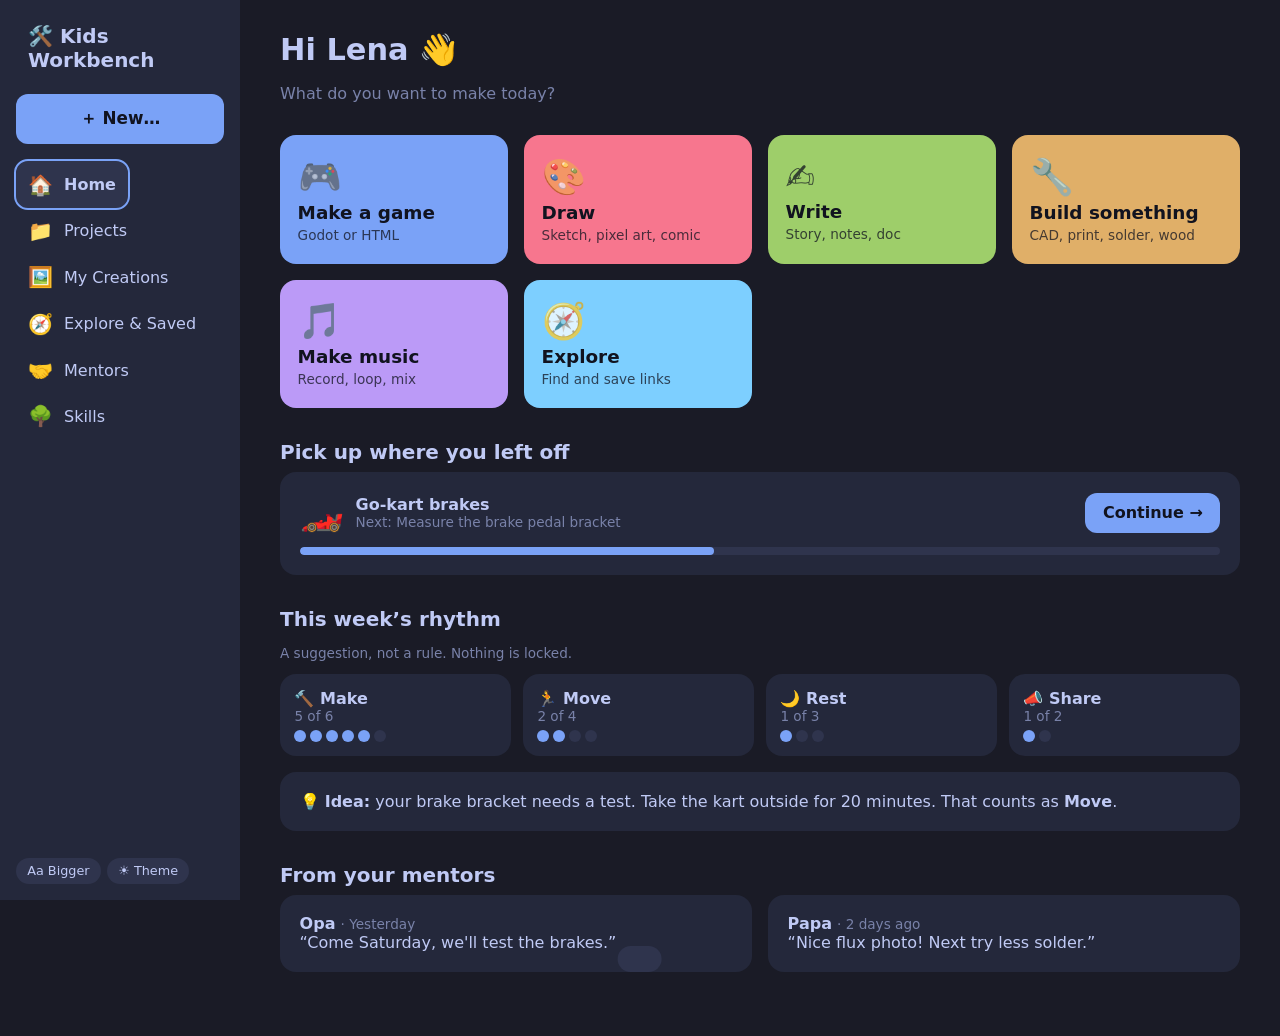
<file: kids-workbench/prototype/index.html>
<!doctype html>
<html lang="en">
<head>
<meta charset="utf-8">
<meta name="viewport" content="width=device-width, initial-scale=1">
<title>Kids Workbench prototype</title>
<link rel="stylesheet" href="style.css">
</head>
<body>
  <aside>
    <div class="brand">🛠️ Kids Workbench</div>
    <button class="new-btn" id="newBtn">＋ New…</button>
    <div id="nav"></div>
    <div class="spacer"></div>
    <div class="side-foot">
      <button class="chip" id="sizeBtn">Aa Bigger</button>
      <button class="chip" id="themeBtn">☀︎ Theme</button>
    </div>
  </aside>

  <main id="view"></main>

  <div class="overlay" id="step">
    <div class="row between">
      <div>
        <div class="muted small" id="stepProject"></div>
        <h2 id="stepHeading"></h2>
      </div>
      <div class="row">
        <span class="voice">🎤 say “next step”</span>
        <button class="btn ghost" id="stepClose">✕ Exit</button>
      </div>
    </div>
    <div id="stepSafety"></div>
    <div class="step-body" id="stepBody"></div>
    <div class="bar" style="margin:1rem 0"><i id="stepBar" style="width:0"></i></div>
    <div class="step-nav">
      <button class="btn ghost" id="stepPrev">← Back</button>
      <button class="btn ghost" id="stepPhoto">📷 Photo to log</button>
      <button class="btn" id="stepNext">Next →</button>
    </div>
  </div>

  <div id="toast"></div>
  <script src="data.js"></script>
  <script src="app.js"></script>
</body>
</html>
</file>
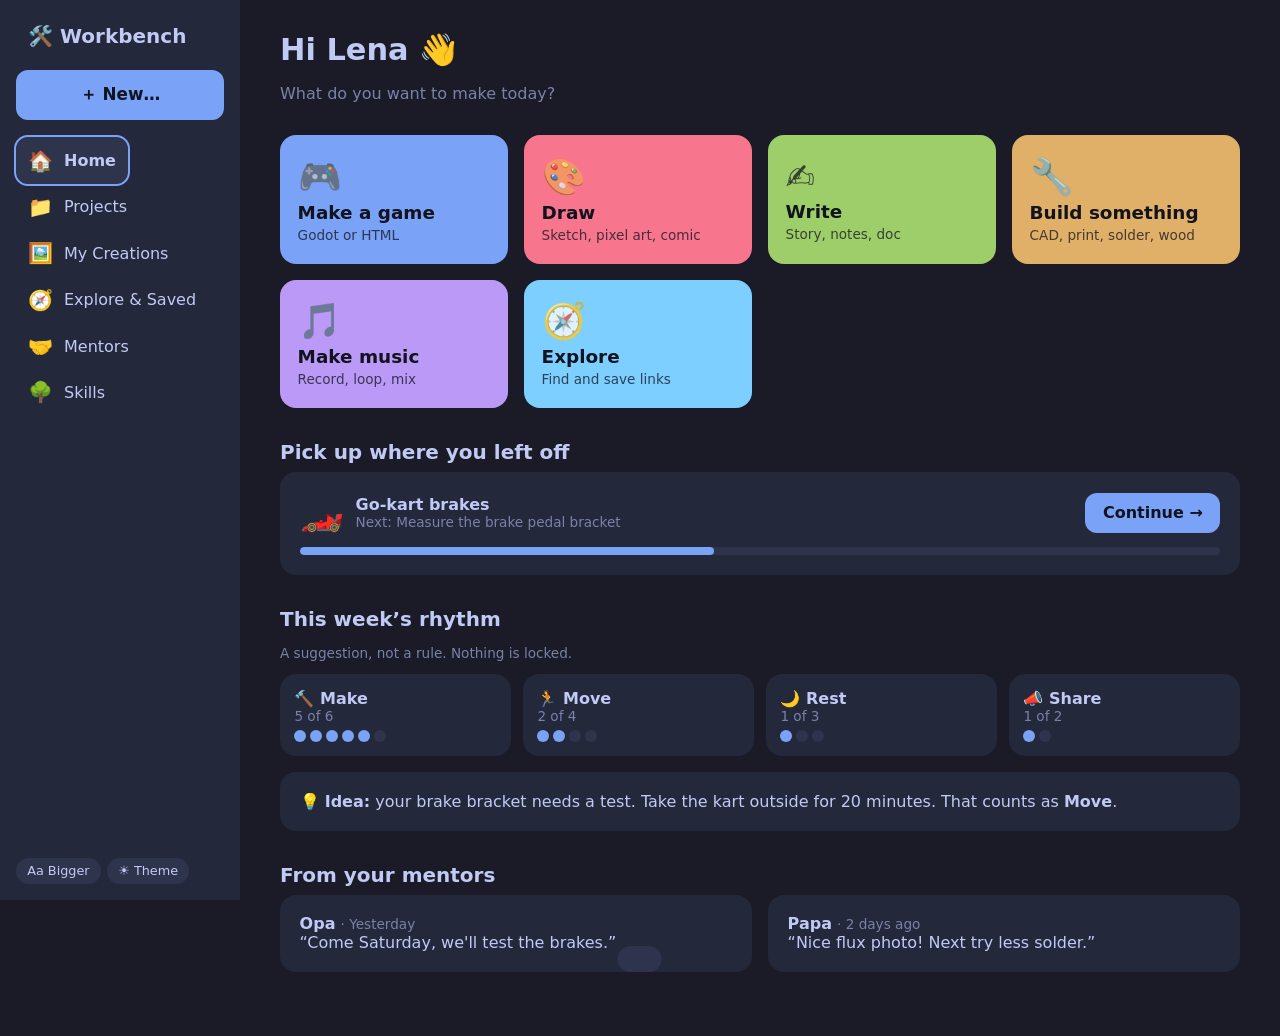
<file: workbench/prototype/index.html>
<!doctype html>
<html lang="en">
<head>
<meta charset="utf-8">
<meta name="viewport" content="width=device-width, initial-scale=1">
<title>Workbench prototype</title>
<link rel="stylesheet" href="style.css">
</head>
<body>
  <aside>
    <div class="brand">🛠️ Workbench</div>
    <button class="new-btn" id="newBtn">＋ New…</button>
    <div id="nav"></div>
    <div class="spacer"></div>
    <div class="side-foot">
      <button class="chip" id="sizeBtn">Aa Bigger</button>
      <button class="chip" id="themeBtn">☀︎ Theme</button>
    </div>
  </aside>

  <main id="view"></main>

  <div class="overlay" id="step">
    <div class="row between">
      <div>
        <div class="muted small" id="stepProject"></div>
        <h2 id="stepHeading"></h2>
      </div>
      <div class="row">
        <span class="voice">🎤 say “next step”</span>
        <button class="btn ghost" id="stepClose">✕ Exit</button>
      </div>
    </div>
    <div id="stepSafety"></div>
    <div class="step-body" id="stepBody"></div>
    <div class="bar" style="margin:1rem 0"><i id="stepBar" style="width:0"></i></div>
    <div class="step-nav">
      <button class="btn ghost" id="stepPrev">← Back</button>
      <button class="btn ghost" id="stepPhoto">📷 Photo to log</button>
      <button class="btn" id="stepNext">Next →</button>
    </div>
  </div>

  <div id="toast"></div>
  <script src="data.js"></script>
  <script src="app.js"></script>
</body>
</html>
</file>
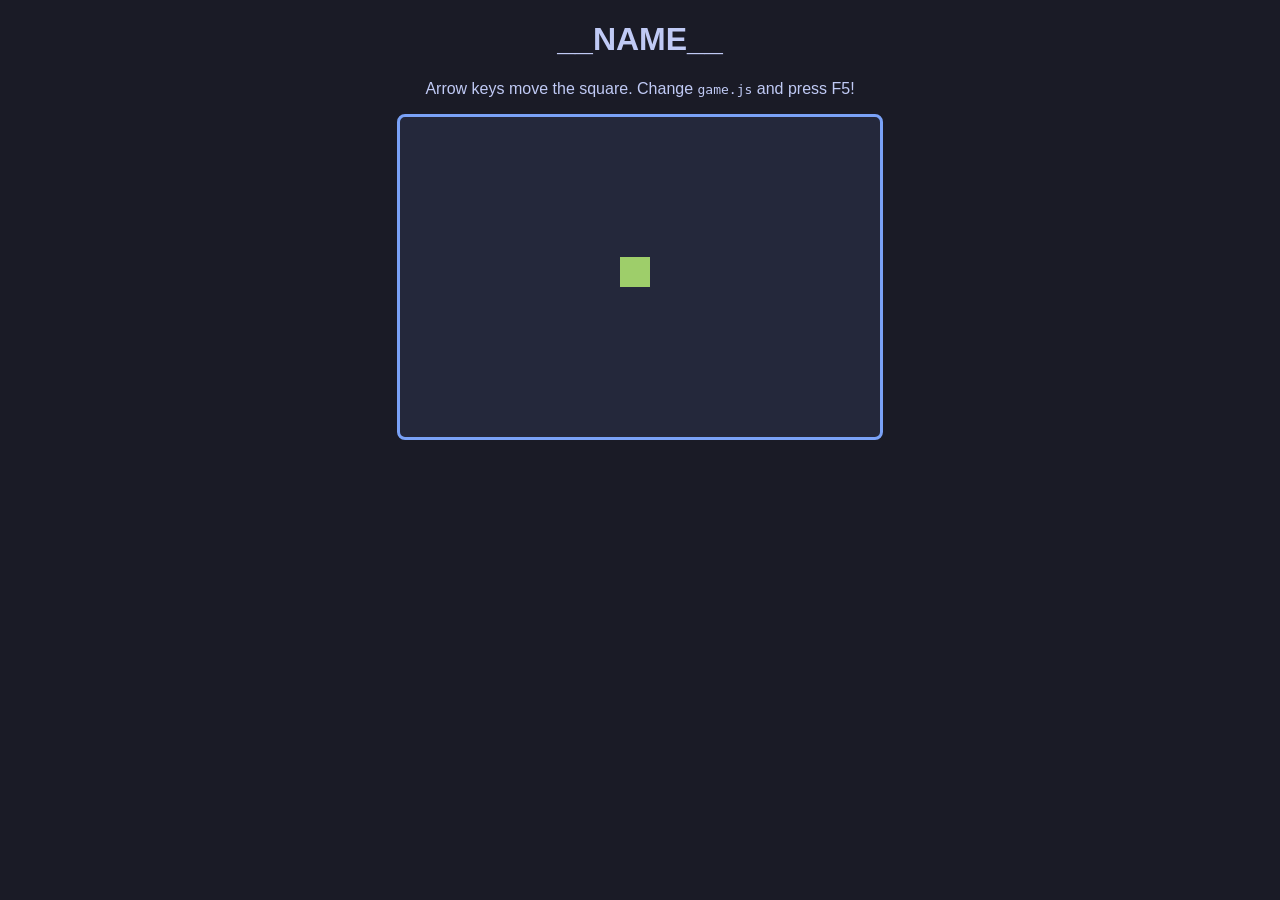
<file: kids-workbench/plugin/templates/html-game/starter/index.html>
<!doctype html>
<html>
<head>
  <meta charset="utf-8">
  <title>__NAME__</title>
  <link rel="stylesheet" href="style.css">
</head>
<body>
  <h1>__NAME__</h1>
  <p>Arrow keys move the square. Change <code>game.js</code> and press F5!</p>
  <canvas id="game" width="480" height="320"></canvas>
  <script src="game.js"></script>
</body>
</html>
</file>
<file: kids-workbench/prototype/style.css>
:root {
  --bg: #1a1b26;
  --panel: #24283b;
  --panel2: #2f344d;
  --text: #c0caf5;
  --muted: #7982a9;
  --accent: #7aa2f7;
  --good: #9ece6a;
  --warn: #e0af68;
  --bad: #f7768e;
  --radius: 16px;
  --scale: 1;
}
:root[data-size="big"] { --scale: 1.2; }
:root[data-theme="light"] {
  --bg: #f4f1ea; --panel: #ffffff; --panel2: #ebe6da; --text: #2b2d3a; --muted: #77737a;
}

* { box-sizing: border-box; }
html { font-size: calc(16px * var(--scale)); }
body {
  margin: 0; background: var(--bg); color: var(--text);
  font-family: "Inter", "Noto Sans", system-ui, sans-serif;
  display: grid; grid-template-columns: 15rem 1fr; min-height: 100vh;
}
button { font: inherit; color: inherit; cursor: pointer; border: 0; }
h1, h2, h3 { margin: 0 0 .5rem; }
h1 { font-size: 1.9rem; } h2 { font-size: 1.25rem; } h3 { font-size: 1rem; }
.muted { color: var(--muted); }
.small { font-size: .85rem; }

/* Sidebar */
aside {
  background: var(--panel); padding: 1rem; display: flex; flex-direction: column; gap: .35rem;
  position: sticky; top: 0; height: 100vh;
}
.brand { font-weight: 800; font-size: 1.25rem; padding: .5rem .75rem 1rem; }
.new-btn {
  background: var(--accent); color: #11131f; font-weight: 700; font-size: 1.05rem;
  padding: .85rem; border-radius: 12px; margin-bottom: .75rem;
}
.new-btn:hover { filter: brightness(1.1); }
.nav {
  display: flex; align-items: center; gap: .75rem; padding: .7rem .75rem;
  background: transparent; border-radius: 12px; text-align: left; font-size: 1rem;
}
.nav .ic { font-size: 1.25rem; width: 1.5rem; text-align: center; }
.nav:hover { background: var(--panel2); }
.nav.active { background: var(--panel2); font-weight: 700; outline: 2px solid var(--accent); }
.spacer { flex: 1; }
.side-foot { display: flex; gap: .4rem; flex-wrap: wrap; }
.chip {
  background: var(--panel2); padding: .35rem .7rem; border-radius: 99px; font-size: .8rem;
}
.chip:hover { outline: 2px solid var(--accent); }

/* Main */
main { padding: 2rem 2.5rem 4rem; max-width: 70rem; }
.grid { display: grid; gap: 1rem; }
.cols-3 { grid-template-columns: repeat(auto-fill, minmax(14rem, 1fr)); }
.cols-2 { grid-template-columns: repeat(auto-fill, minmax(22rem, 1fr)); }
.card {
  background: var(--panel); border-radius: var(--radius); padding: 1.1rem;
  border: 2px solid transparent; transition: transform .1s, border-color .1s;
}
.card.click { cursor: pointer; text-align: left; }
.card.click:hover { transform: translateY(-2px); border-color: var(--accent); }
.section { margin-top: 2rem; }
.row { display: flex; gap: .75rem; align-items: center; }
.row.between { justify-content: space-between; }
.wrap { flex-wrap: wrap; }

/* Starter tiles */
.tile {
  border-radius: var(--radius); padding: 1.3rem 1.1rem; color: #11131f; text-align: left;
  display: flex; flex-direction: column; gap: .25rem; min-height: 8rem;
  transition: transform .1s;
}
.tile:hover { transform: scale(1.03); }
.tile .big { font-size: 2.2rem; }
.tile b { font-size: 1.15rem; }
.tile span { opacity: .75; font-size: .85rem; }

/* Progress and tags */
.bar { height: .55rem; background: var(--panel2); border-radius: 99px; overflow: hidden; }
.bar > i { display: block; height: 100%; background: var(--accent); border-radius: 99px; }
.tag { background: var(--panel2); padding: .15rem .55rem; border-radius: 99px; font-size: .75rem; color: var(--muted); }
.tag.on { background: var(--accent); color: #11131f; }
.badge { padding: .15rem .6rem; border-radius: 99px; font-size: .75rem; font-weight: 700; background: var(--panel2); }

/* Rhythm */
.rhythm { display: grid; grid-template-columns: repeat(4, 1fr); gap: .75rem; }
.rhythm .r { background: var(--panel); border-radius: var(--radius); padding: .9rem; }
.dots { display: flex; gap: 4px; margin-top: .4rem; flex-wrap: wrap; }
.dots i { width: .75rem; height: .75rem; border-radius: 50%; background: var(--panel2); }
.dots i.f { background: var(--accent); }

/* Lists */
.todo { display: flex; align-items: center; gap: .6rem; padding: .5rem 0; border-bottom: 1px solid var(--panel2); }
.todo input { width: 1.1rem; height: 1.1rem; }
.todo.done span { text-decoration: line-through; color: var(--muted); }
.log { display: flex; gap: .8rem; padding: .7rem 0; border-bottom: 1px solid var(--panel2); }
.log .ph { background: var(--panel2); border-radius: 10px; width: 3.2rem; height: 3.2rem; display: grid; place-items: center; font-size: 1.5rem; flex: none; }

/* Inputs */
input[type=text], textarea {
  background: var(--panel2); color: var(--text); border: 2px solid transparent;
  border-radius: 12px; padding: .7rem .9rem; font: inherit; width: 100%;
}
input[type=text]:focus, textarea:focus { outline: none; border-color: var(--accent); }
.btn { background: var(--accent); color: #11131f; font-weight: 700; padding: .65rem 1.1rem; border-radius: 12px; }
.btn.ghost { background: var(--panel2); color: var(--text); }
.btn:hover { filter: brightness(1.1); }

/* Step mode */
.overlay {
  position: fixed; inset: 0; background: var(--bg); z-index: 10;
  display: none; flex-direction: column; padding: 2rem 3rem;
}
.overlay.open { display: flex; }
.step-body { flex: 1; display: grid; place-items: center; text-align: center; gap: 1rem; align-content: center; }
.step-icon { font-size: 7rem; }
.step-title { font-size: 3rem; font-weight: 800; }
.step-text { font-size: 1.7rem; max-width: 40ch; }
.step-tip { font-size: 1.2rem; color: var(--warn); }
.step-nav { display: flex; justify-content: space-between; align-items: center; gap: 1rem; }
.step-nav .btn { font-size: 1.6rem; padding: 1.1rem 2.2rem; }
.timer { font-size: 2.5rem; font-variant-numeric: tabular-nums; }
.safety { background: var(--panel); border-left: 6px solid var(--warn); border-radius: 12px; padding: 1rem 1.3rem; }
.safety li { margin: .3rem 0; }
.voice { background: var(--panel); border-radius: 99px; padding: .4rem 1rem; font-size: .9rem; color: var(--muted); }

/* Skills */
.skill { display: flex; align-items: center; gap: 1rem; }
.stars { letter-spacing: 2px; color: var(--warn); }

/* Toast */
#toast {
  position: fixed; bottom: 1.5rem; left: 50%; transform: translateX(-50%) translateY(6rem);
  background: var(--panel2); padding: .8rem 1.4rem; border-radius: 99px; transition: transform .25s; z-index: 20;
}
#toast.show { transform: translateX(-50%) translateY(0); }

@media (max-width: 800px) {
  body { grid-template-columns: 1fr; }
  aside { position: static; height: auto; flex-direction: row; flex-wrap: wrap; }
  .spacer { display: none; }
  main { padding: 1.2rem; }
  .rhythm { grid-template-columns: repeat(2, 1fr); }
}
</file>
<file: workbench/prototype/style.css>
:root {
  --bg: #1a1b26;
  --panel: #24283b;
  --panel2: #2f344d;
  --text: #c0caf5;
  --muted: #7982a9;
  --accent: #7aa2f7;
  --good: #9ece6a;
  --warn: #e0af68;
  --bad: #f7768e;
  --radius: 16px;
  --scale: 1;
}
:root[data-size="big"] { --scale: 1.2; }
:root[data-theme="light"] {
  --bg: #f4f1ea; --panel: #ffffff; --panel2: #ebe6da; --text: #2b2d3a; --muted: #77737a;
}

* { box-sizing: border-box; }
html { font-size: calc(16px * var(--scale)); }
body {
  margin: 0; background: var(--bg); color: var(--text);
  font-family: "Inter", "Noto Sans", system-ui, sans-serif;
  display: grid; grid-template-columns: 15rem 1fr; min-height: 100vh;
}
button { font: inherit; color: inherit; cursor: pointer; border: 0; }
h1, h2, h3 { margin: 0 0 .5rem; }
h1 { font-size: 1.9rem; } h2 { font-size: 1.25rem; } h3 { font-size: 1rem; }
.muted { color: var(--muted); }
.small { font-size: .85rem; }

/* Sidebar */
aside {
  background: var(--panel); padding: 1rem; display: flex; flex-direction: column; gap: .35rem;
  position: sticky; top: 0; height: 100vh;
}
.brand { font-weight: 800; font-size: 1.25rem; padding: .5rem .75rem 1rem; }
.new-btn {
  background: var(--accent); color: #11131f; font-weight: 700; font-size: 1.05rem;
  padding: .85rem; border-radius: 12px; margin-bottom: .75rem;
}
.new-btn:hover { filter: brightness(1.1); }
.nav {
  display: flex; align-items: center; gap: .75rem; padding: .7rem .75rem;
  background: transparent; border-radius: 12px; text-align: left; font-size: 1rem;
}
.nav .ic { font-size: 1.25rem; width: 1.5rem; text-align: center; }
.nav:hover { background: var(--panel2); }
.nav.active { background: var(--panel2); font-weight: 700; outline: 2px solid var(--accent); }
.spacer { flex: 1; }
.side-foot { display: flex; gap: .4rem; flex-wrap: wrap; }
.chip {
  background: var(--panel2); padding: .35rem .7rem; border-radius: 99px; font-size: .8rem;
}
.chip:hover { outline: 2px solid var(--accent); }

/* Main */
main { padding: 2rem 2.5rem 4rem; max-width: 70rem; }
.grid { display: grid; gap: 1rem; }
.cols-3 { grid-template-columns: repeat(auto-fill, minmax(14rem, 1fr)); }
.cols-2 { grid-template-columns: repeat(auto-fill, minmax(22rem, 1fr)); }
.card {
  background: var(--panel); border-radius: var(--radius); padding: 1.1rem;
  border: 2px solid transparent; transition: transform .1s, border-color .1s;
}
.card.click { cursor: pointer; text-align: left; }
.card.click:hover { transform: translateY(-2px); border-color: var(--accent); }
.section { margin-top: 2rem; }
.row { display: flex; gap: .75rem; align-items: center; }
.row.between { justify-content: space-between; }
.wrap { flex-wrap: wrap; }

/* Starter tiles */
.tile {
  border-radius: var(--radius); padding: 1.3rem 1.1rem; color: #11131f; text-align: left;
  display: flex; flex-direction: column; gap: .25rem; min-height: 8rem;
  transition: transform .1s;
}
.tile:hover { transform: scale(1.03); }
.tile .big { font-size: 2.2rem; }
.tile b { font-size: 1.15rem; }
.tile span { opacity: .75; font-size: .85rem; }

/* Progress and tags */
.bar { height: .55rem; background: var(--panel2); border-radius: 99px; overflow: hidden; }
.bar > i { display: block; height: 100%; background: var(--accent); border-radius: 99px; }
.tag { background: var(--panel2); padding: .15rem .55rem; border-radius: 99px; font-size: .75rem; color: var(--muted); }
.tag.on { background: var(--accent); color: #11131f; }
.badge { padding: .15rem .6rem; border-radius: 99px; font-size: .75rem; font-weight: 700; background: var(--panel2); }

/* Rhythm */
.rhythm { display: grid; grid-template-columns: repeat(4, 1fr); gap: .75rem; }
.rhythm .r { background: var(--panel); border-radius: var(--radius); padding: .9rem; }
.dots { display: flex; gap: 4px; margin-top: .4rem; flex-wrap: wrap; }
.dots i { width: .75rem; height: .75rem; border-radius: 50%; background: var(--panel2); }
.dots i.f { background: var(--accent); }

/* Lists */
.todo { display: flex; align-items: center; gap: .6rem; padding: .5rem 0; border-bottom: 1px solid var(--panel2); }
.todo input { width: 1.1rem; height: 1.1rem; }
.todo.done span { text-decoration: line-through; color: var(--muted); }
.log { display: flex; gap: .8rem; padding: .7rem 0; border-bottom: 1px solid var(--panel2); }
.log .ph { background: var(--panel2); border-radius: 10px; width: 3.2rem; height: 3.2rem; display: grid; place-items: center; font-size: 1.5rem; flex: none; }

/* Inputs */
input[type=text], textarea {
  background: var(--panel2); color: var(--text); border: 2px solid transparent;
  border-radius: 12px; padding: .7rem .9rem; font: inherit; width: 100%;
}
input[type=text]:focus, textarea:focus { outline: none; border-color: var(--accent); }
.btn { background: var(--accent); color: #11131f; font-weight: 700; padding: .65rem 1.1rem; border-radius: 12px; }
.btn.ghost { background: var(--panel2); color: var(--text); }
.btn:hover { filter: brightness(1.1); }

/* Step mode */
.overlay {
  position: fixed; inset: 0; background: var(--bg); z-index: 10;
  display: none; flex-direction: column; padding: 2rem 3rem;
}
.overlay.open { display: flex; }
.step-body { flex: 1; display: grid; place-items: center; text-align: center; gap: 1rem; align-content: center; }
.step-icon { font-size: 7rem; }
.step-title { font-size: 3rem; font-weight: 800; }
.step-text { font-size: 1.7rem; max-width: 40ch; }
.step-tip { font-size: 1.2rem; color: var(--warn); }
.step-nav { display: flex; justify-content: space-between; align-items: center; gap: 1rem; }
.step-nav .btn { font-size: 1.6rem; padding: 1.1rem 2.2rem; }
.timer { font-size: 2.5rem; font-variant-numeric: tabular-nums; }
.safety { background: var(--panel); border-left: 6px solid var(--warn); border-radius: 12px; padding: 1rem 1.3rem; }
.safety li { margin: .3rem 0; }
.voice { background: var(--panel); border-radius: 99px; padding: .4rem 1rem; font-size: .9rem; color: var(--muted); }

/* Skills */
.skill { display: flex; align-items: center; gap: 1rem; }
.stars { letter-spacing: 2px; color: var(--warn); }

/* Toast */
#toast {
  position: fixed; bottom: 1.5rem; left: 50%; transform: translateX(-50%) translateY(6rem);
  background: var(--panel2); padding: .8rem 1.4rem; border-radius: 99px; transition: transform .25s; z-index: 20;
}
#toast.show { transform: translateX(-50%) translateY(0); }

@media (max-width: 800px) {
  body { grid-template-columns: 1fr; }
  aside { position: static; height: auto; flex-direction: row; flex-wrap: wrap; }
  .spacer { display: none; }
  main { padding: 1.2rem; }
  .rhythm { grid-template-columns: repeat(2, 1fr); }
}
</file>
<file: kids-workbench/plugin/templates/html-game/starter/style.css>
body { font-family: sans-serif; background: #1a1b26; color: #c0caf5; text-align: center; }
canvas { background: #24283b; border: 3px solid #7aa2f7; border-radius: 8px; }
</file>
